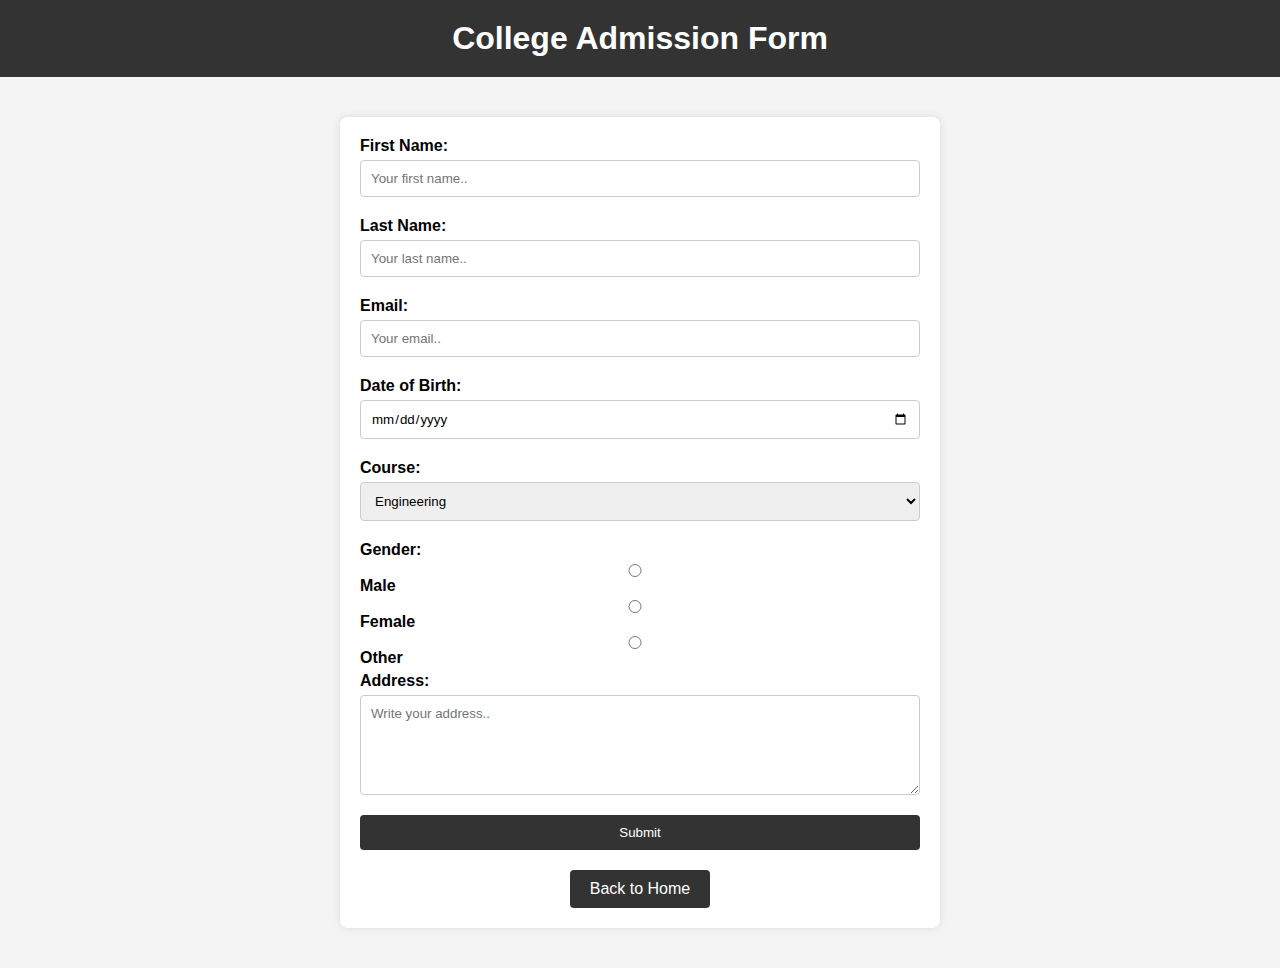
<file: addm/addm.html>
<!DOCTYPE html>
<html lang="en">
<head>
    <meta charset="UTF-8">
    <meta name="viewport" content="width=device-width, initial-scale=1.0">
    <title>College Admission Form</title>
    <link rel="stylesheet" href="addm.css">
</head>
<body>
    <header>
        <h1>College Admission Form</h1>
    </header>

    <main>
        <section id="admission">
            <form>
                <label for="fname">First Name:</label>
                <input type="text" id="fname" name="firstname" placeholder="Your first name..">

                <label for="lname">Last Name:</label>
                <input type="text" id="lname" name="lastname" placeholder="Your last name..">

                <label for="email">Email:</label>
                <input type="email" id="email" name="email" placeholder="Your email..">

                <label for="dob">Date of Birth:</label>
                <input type="date" id="dob" name="dob">

                <label for="course">Course:</label>
                <select id="course" name="course">
                    <option value="engineering">Engineering</option>
                    <option value="arts">Arts</option>
                    <option value="science">Science</option>
                    <option value="commerce">Commerce</option>
                </select>

                <label for="gender">Gender:</label>
                <input type="radio" id="male" name="gender" value="male">
                <label for="male">Male</label>
                <input type="radio" id="female" name="gender" value="female">
                <label for="female">Female</label>
                <input type="radio" id="other" name="gender" value="other">
                <label for="other">Other</label>

                <label for="address">Address:</label>
                <textarea id="address" name="address" placeholder="Write your address.." style="height:100px"></textarea>

                <input type="submit" value="Submit">
            </form>

            <div class="back-to-home">
                <a href="/index.html" class="home-button">Back to Home</a>
            </div>
        </section>
    </main>
</body>
</html>
</file>
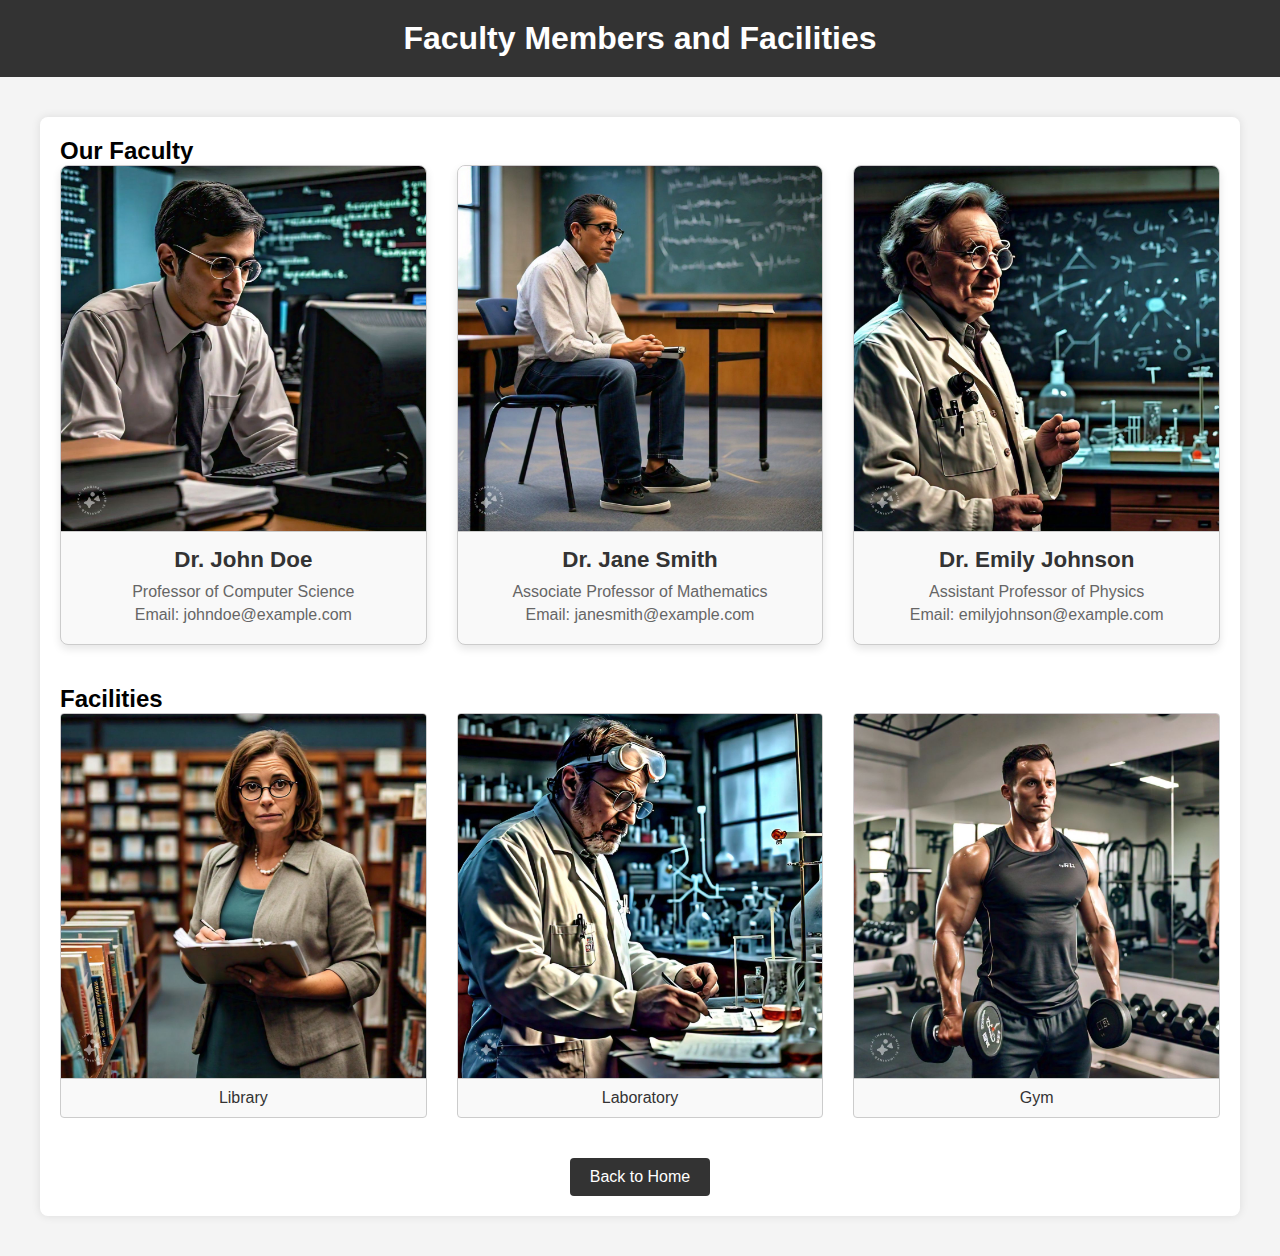
<file: faculty/fac.html>
<!DOCTYPE html>
<html lang="en">
<head>
    <meta charset="UTF-8">
    <meta name="viewport" content="width=device-width, initial-scale=1.0">
    <title>Faculty Members and Facilities</title>
    <link rel="stylesheet" href="fac.css">
</head>
<body>
    <header>
        <h1>Faculty Members and Facilities</h1>
    </header>

    <main>
        <section id="faculty-list">
            <h2>Our Faculty</h2>
            <div class="faculty-cards">
                <div class="faculty-card">
                    <img src="cs.jpg" alt="Dr. John Doe">
                    <div class="faculty-info">
                        <h3>Dr. John Doe</h3>
                        <p>Professor of Computer Science</p>
                        <p>Email: johndoe@example.com</p>
                    </div>
                </div>
                <div class="faculty-card">
                    <img src="max.jpg" alt="Dr. Jane Smith">
                    <div class="faculty-info">
                        <h3>Dr. Jane Smith</h3>
                        <p>Associate Professor of Mathematics</p>
                        <p>Email: janesmith@example.com</p>
                    </div>
                </div>
                <div class="faculty-card">
                    <img src="phy.jpg" alt="Dr. Emily Johnson">
                    <div class="faculty-info">
                        <h3>Dr. Emily Johnson</h3>
                        <p>Assistant Professor of Physics</p>
                        <p>Email: emilyjohnson@example.com</p>
                    </div>
                </div>
                <!-- Add more faculty cards as needed -->
            </div>
        </section>

        <section id="facilities">
            <h2>Facilities</h2>
            <div class="facility-images">
                <div class="facility-item">
                    <img src="Lib.jpg" alt="Library">
                    <p>Library</p>
                </div>
                <div class="facility-item">
                    <img src="Lab.jpg" alt="Laboratory">
                    <p>Laboratory</p>
                </div>
                <div class="facility-item">
                    <img src="Gym.jpg" alt="Gym">
                    <p>Gym</p>
                </div>
                <!-- Add more facility images as needed -->
            </div>
        </section>

        <div class="back-to-home">
            <a href="/index.html" class="home-button">Back to Home</a>
        </div>
    </main>
</body>
</html>
</file>
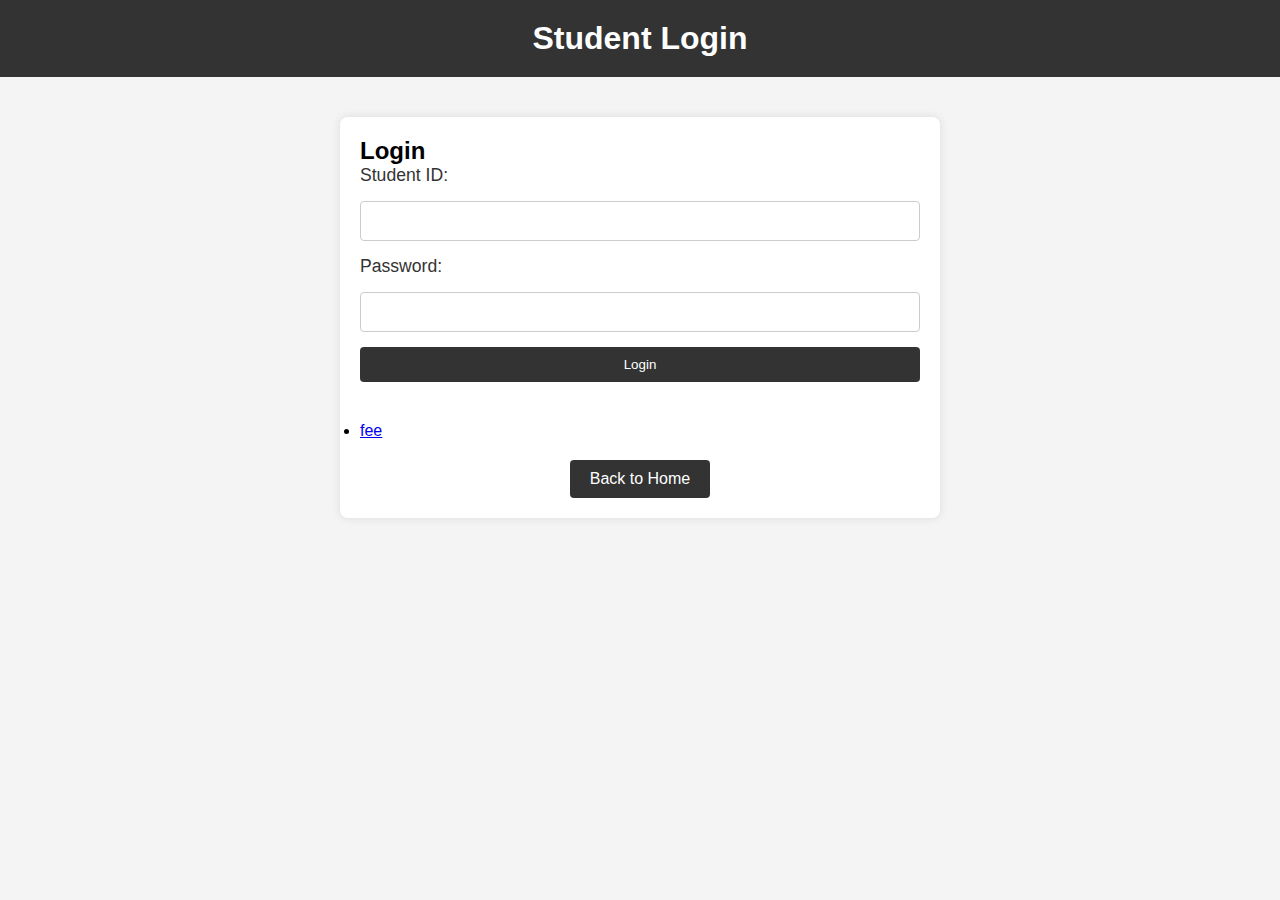
<file: login/login.html>
<!DOCTYPE html>
<html lang="en">
<head>
    <meta charset="UTF-8">
    <meta name="viewport" content="width=device-width, initial-scale=1.0">
    <title>Student Login</title>
    <link rel="stylesheet" href="login.css">
</head>
<body>
    <header>
        <h1>Student Login</h1>
    </header>

    <main id="main-content">
        <section id="login-section">
            <h2>Login</h2>
            <form id="login-form">
                <label for="student-id">Student ID:</label>
                <input type="text" id="student-id" name="student-id" required>
                <label for="password">Password:</label>
                <input type="password" id="password" name="password" required>
                <button type="submit">Login</button>
            </form>
        </section>

        <section id="student-data-section" style="display: none;">
            <h2>Student Data</h2>
            <div id="student-data">
                <!-- Student data will be populated here -->
            </div>
            <button id="logout-button" class="logout-button">Logout</button>
        </section>
        <li><a href="/fee/fee.html">fee</a></li>
        
        

        <div class="back-to-home">
            <a href="/index.html" class="home-button">Back to Home</a>
        </div>
    </main>

    <script src="login.js"></script>
</body>
</html>
</file>
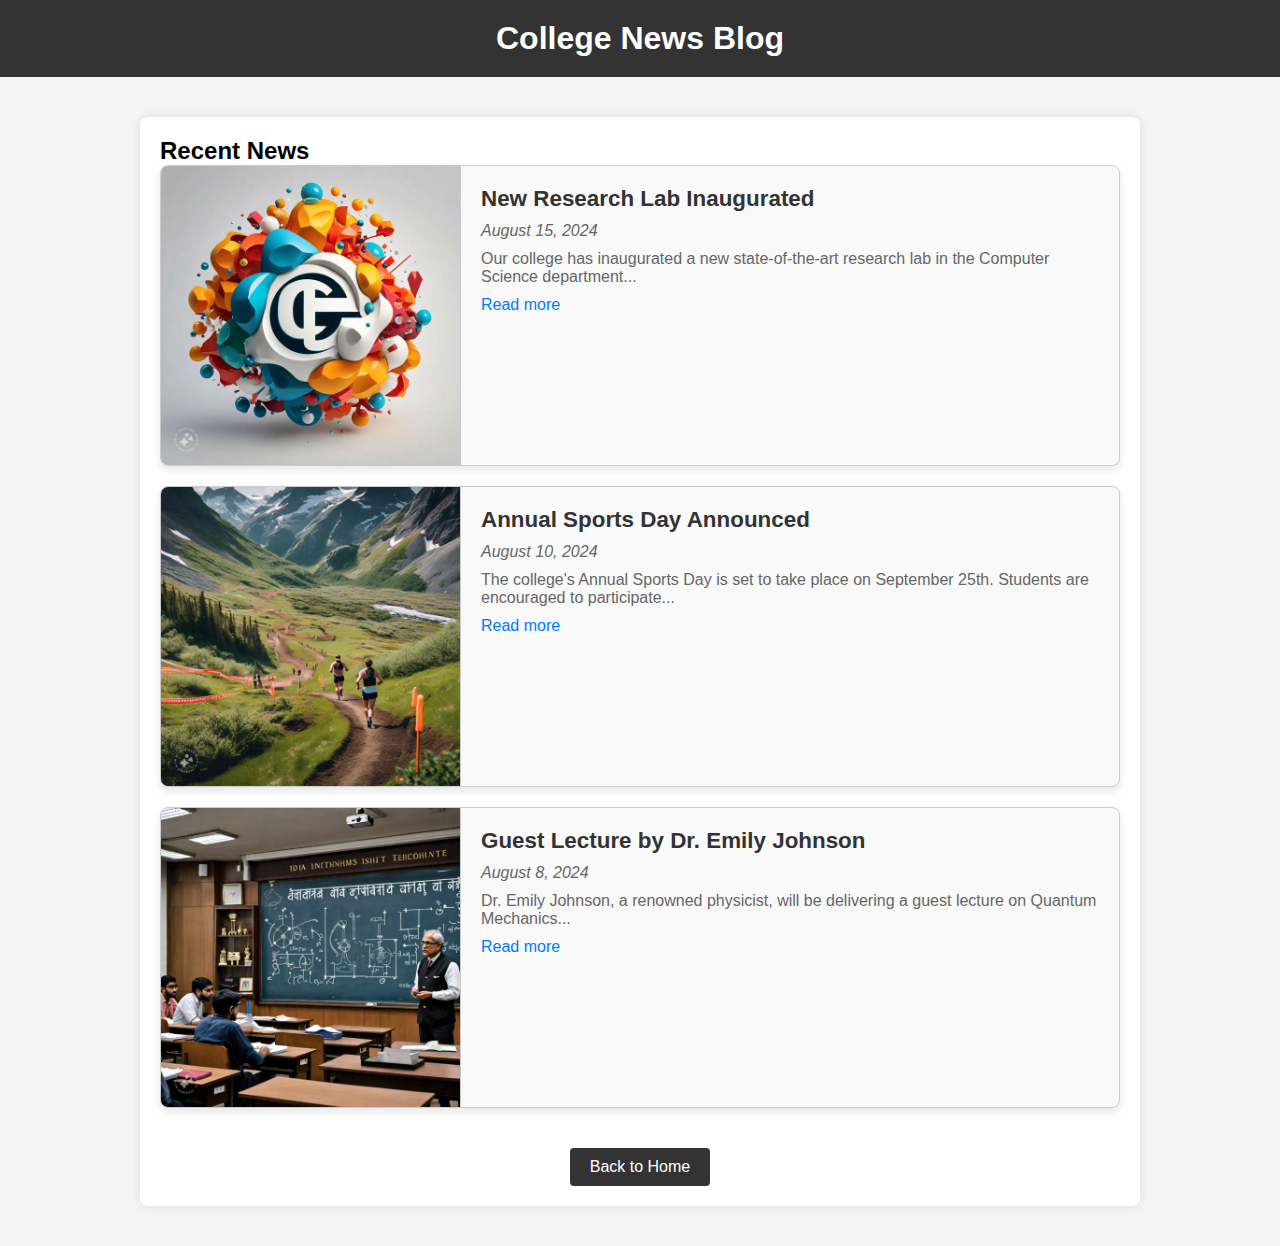
<file: news/news.html>
<!DOCTYPE html>
<html lang="en">
<head>
    <meta charset="UTF-8">
    <meta name="viewport" content="width=device-width, initial-scale=1.0">
    <title>College News Blog</title>
    <link rel="stylesheet" href="news.css">
</head>
<body>
    <header>
        <h1>College News Blog</h1>
    </header>

    <main>
        <section id="recent-news">
            <h2>Recent News</h2>
            <div id="news-articles" class="news-articles">
                <!-- JavaScript will dynamically insert news articles here -->
            </div>
        </section>

        <div class="back-to-home">
            <a href="/index.html" class="home-button">Back to Home</a>
        </div>
    </main>

    <script src="news.js"></script>
</body>
</html>
</file>
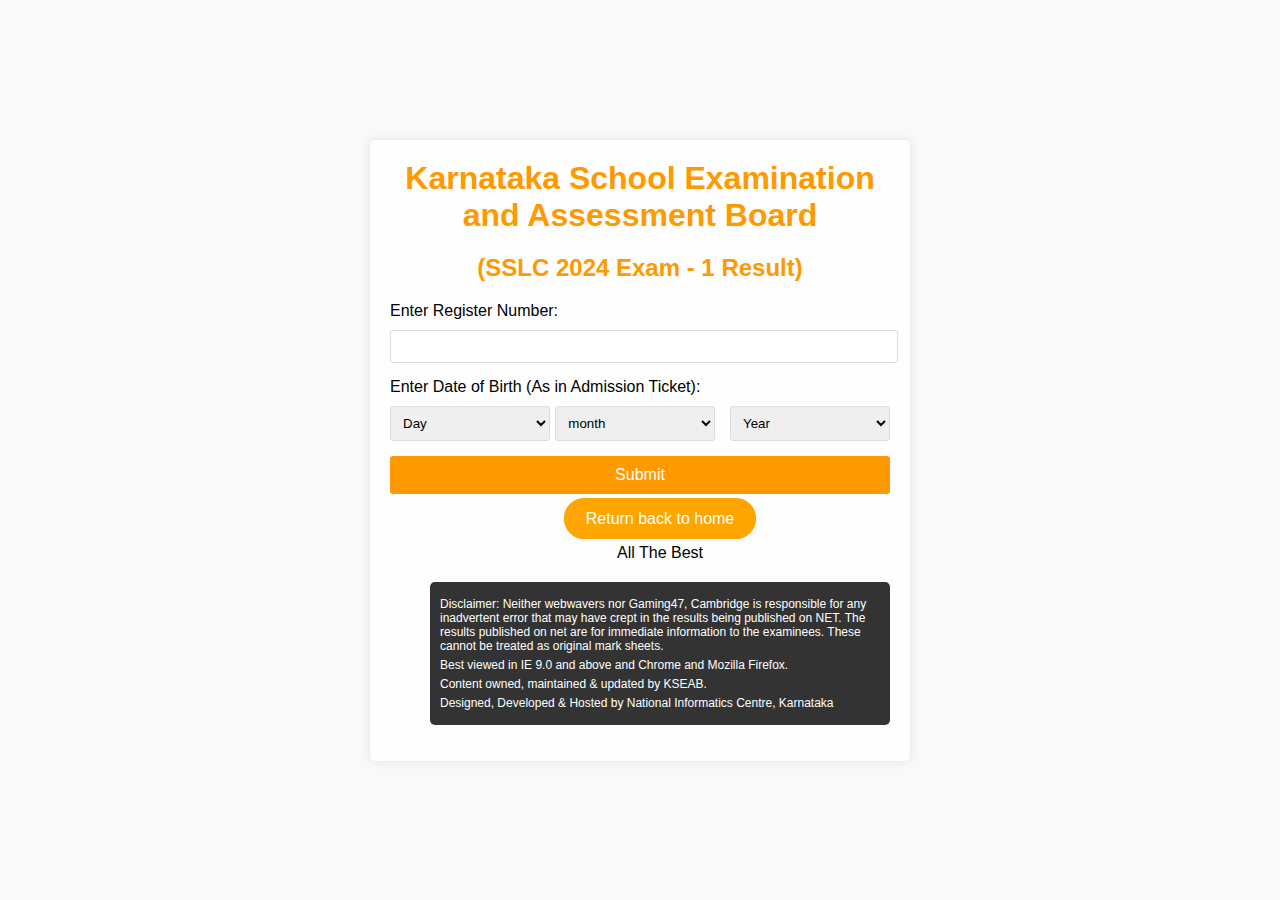
<file: result/res.html>
<!DOCTYPE html>
<html lang="en">
<head>
    <meta charset="UTF-8">
    <meta name="viewport" content="width=device-width, initial-scale=1.0">
    <title>CAMBRIDGE School Examination and Assessment Board</title>
    <link rel="stylesheet" href="res.css">
</head>
<body>
    <div class="container">
        <h1>Karnataka School Examination and Assessment Board</h1>
        <h2>(SSLC 2024 Exam - 1 Result)</h2>

        <form id="resultForm">
            <label for="registerNumber">Enter Register Number:</label>
            <input type="text" id="registerNumber" name="registerNumber" required>

            <label for="dob">Enter Date of Birth (As in Admission Ticket):</label>
            <div class="dob-inputs">
                <select id="dob-day" name="dob-day" required>
                    <option value="">Day</option>
                    <option value="01">1</option>
                    
                    <!-- Options for days -->
                </select>
                <select id="dob-month" name="dob-month" required>
                    <option value="">month</option>
<option value="01">jan</option>

<label for="month">Month:</label>
<select id="month" name="month">
<option value="01"></option>

                    
                    <!-- Options for months -->
                </select>
                <select id="dob-year" name="dob-year" required>
                    <option value="">Year</option>
<option value="2004">2004</option>

                    <!-- Options for years -->
                </select>
            </div>

            <button type="submit">Submit</button>
        </form>
<div class="navbar-links">
            <ul>
                <li><a href="/index.html">Return back to home</a></li>

        <p>All The Best</p>

        <div class="disclaimer">
            <p>Disclaimer: Neither webwavers nor Gaming47, Cambridge is responsible for any inadvertent error that may have crept in the results being published on NET. The results published on net are for immediate information to the examinees. These cannot be treated as original mark sheets.</p>
            <p>Best viewed in IE 9.0 and above and Chrome and Mozilla Firefox.</p>
            <p>Content owned, maintained & updated by KSEAB.</p>
            <p>Designed, Developed & Hosted by National Informatics Centre, Karnataka</p>
        </div>
    </div>
    <script src="res.js"></script>
</body>
</html>
</file>
<file: addm/addm.css>
* {
    margin: 0;
    padding: 0;
    box-sizing: border-box;
    font-family: Arial, sans-serif;
}

body {
    background-color: #f4f4f4;
}

header {
    background: #333;
    color: #fff;
    padding: 20px 0;
    text-align: center;
}

main {
    padding: 20px;
    max-width: 600px;
    margin: 40px auto;
    background-color: #fff;
    border-radius: 8px;
    box-shadow: 0 0 10px rgba(0, 0, 0, 0.1);
}

form {
    display: flex;
    flex-direction: column;
}

label {
    margin-bottom: 5px;
    font-weight: bold;
}

input[type="text"],
input[type="email"],
input[type="date"],
select,
textarea {
    padding: 10px;
    margin-bottom: 20px;
    border: 1px solid #ccc;
    border-radius: 4px;
}

input[type="radio"] {
    margin: 0 10px 0 0;
}

input[type="submit"] {
    background-color: #333;
    color: white;
    padding: 10px;
    border: none;
    border-radius: 4px;
    cursor: pointer;
}

input[type="submit"]:hover {
    background-color: #555;
}

.back-to-home {
    text-align: center;
    margin-top: 20px;
}

.home-button {
    display: inline-block;
    padding: 10px 20px;
    background-color: #333;
    color: #fff;
    text-decoration: none;
    border-radius: 4px;
}

.home-button:hover {
    background-color: #555;
}
</file>
<file: faculty/fac.css>
* {
  margin: 0;
  padding: 0;
  box-sizing: border-box;
  font-family: Arial, sans-serif;
}

body {
  background-color: #f4f4f4;
}

header {
  background: #333;
  color: #fff;
  padding: 20px 0;
  text-align: center;
}

main {
  padding: 20px;
  max-width: 1200px;
  margin: 40px auto;
  background-color: #fff;
  border-radius: 8px;
  box-shadow: 0 0 10px rgba(0, 0, 0, 0.1);
}

#faculty-list {
  margin-bottom: 40px;
}

.faculty-cards {
  display: flex;
  flex-wrap: wrap;
  gap: 20px;
  justify-content: space-between;
}

.faculty-card {
  background-color: #f9f9f9;
  border: 1px solid #ccc;
  border-radius: 8px;
  width: calc(33.333% - 20px);
  box-shadow: 0 4px 8px rgba(0, 0, 0, 0.1);
  overflow: hidden;
  text-align: center;
}

.faculty-card img {
  width: 100%;
  height: auto;
  display: block;
  border-bottom: 1px solid #ccc;
}

.faculty-info {
  padding: 15px;
}

.faculty-info h3 {
  margin-bottom: 10px;
  font-size: 1.4em;
  color: #333;
}

.faculty-info p {
  margin-bottom: 5px;
  color: #666;
}

#facilities {
  margin-bottom: 40px;
}

.facility-images {
  display: flex;
  flex-wrap: wrap;
  gap: 20px;
  justify-content: space-between;
}

.facility-item {
  width: calc(33.333% - 20px);
  background-color: #f9f9f9;
  border: 1px solid #ccc;
  border-radius: 4px;
  text-align: center;
  overflow: hidden;
}

.facility-item img {
  width: 100%;
  height: auto;
  display: block;
  border-bottom: 1px solid #ccc;
}

.facility-item p {
  padding: 10px;
  font-size: 1em;
  color: #333;
}

.back-to-home {
  text-align: center;
  margin-top: 20px;
}

.home-button {
  display: inline-block;
  padding: 10px 20px;
  background-color: #333;
  color: #fff;
  text-decoration: none;
  border-radius: 4px;
}

.home-button:hover {
  background-color: #555;
}

@media screen and (max-width: 768px) {
  .faculty-card, .facility-item {
      width: 100%;
  }
}
</file>
<file: login/login.css>
* {
  margin: 0;
  padding: 0;
  box-sizing: border-box;
  font-family: Arial, sans-serif;
}

body {
  background-color: #f4f4f4;
}

header {
  background: #333;
  color: #fff;
  padding: 20px 0;
  text-align: center;
}

main {
  padding: 20px;
  max-width: 600px;
  margin: 40px auto;
  background-color: #fff;
  border-radius: 8px;
  box-shadow: 0 0 10px rgba(0, 0, 0, 0.1);
}

#login-section, #student-data-section {
  margin-bottom: 40px;
}

#login-form {
  display: flex;
  flex-direction: column;
  gap: 15px;
}

#login-form label {
  font-size: 1.1em;
  color: #333;
}

#login-form input {
  padding: 10px;
  font-size: 1em;
  border: 1px solid #ccc;
  border-radius: 4px;
}

#login-form button {
  padding: 10px;
  background-color: #333;
  color: #fff;
  border: none;
  border-radius: 4px;
  cursor: pointer;
}

#login-form button:hover {
  background-color: #555;
}

#student-data-table {
  width: 100%;
  border-collapse: collapse;
  margin-top: 20px;
}

#student-data-table th, #student-data-table td {
  padding: 10px;
  border: 1px solid #ccc;
  text-align: left;
}

#student-data-table th {
  background-color: #333;
  color: #fff;
}

.logout-button {
  display: inline-block;
  padding: 10px 20px;
  background-color: #d9534f;
  color: #fff;
  border: none;
  border-radius: 4px;
  cursor: pointer;
  margin-top: 20px;
}

.logout-button:hover {
  background-color: #c9302c;
}

.back-to-home {
  text-align: center;
  margin-top: 20px;
}

.home-button {
  display: inline-block;
  padding: 10px 20px;
  background-color: #333;
  color: #fff;
  text-decoration: none;
  border-radius: 4px;
}

.home-button:hover {
  background-color: #555;
}
</file>
<file: news/news.css>
* {
    margin: 0;
    padding: 0;
    box-sizing: border-box;
    font-family: Arial, sans-serif;
}

body {
    background-color: #f4f4f4;
}

header {
    background: #333;
    color: #fff;
    padding: 20px 0;
    text-align: center;
}

main {
    padding: 20px;
    max-width: 1000px;
    margin: 40px auto;
    background-color: #fff;
    border-radius: 8px;
    box-shadow: 0 0 10px rgba(0, 0, 0, 0.1);
}

#recent-news {
    margin-bottom: 40px;
}

.news-articles {
    display: flex;
    flex-direction: column;
    gap: 20px;
}

.news-article {
    background-color: #f9f9f9;
    border: 1px solid #ccc;
    border-radius: 8px;
    display: flex;
    flex-wrap: wrap;
    box-shadow: 0 4px 8px rgba(0, 0, 0, 0.1);
    overflow: hidden;
}

.news-article img {
    width: 100%;
    max-width: 300px;
    object-fit: cover;
    border-right: 1px solid #ccc;
}

.news-article-content {
    padding: 20px;
    flex: 1;
}

.news-article-content h3 {
    margin-bottom: 10px;
    font-size: 1.4em;
    color: #333;
}

.news-article-content p {
    margin-bottom: 10px;
    color: #666;
}

.news-article-content a {
    color: #007BFF;
    text-decoration: none;
}

.news-article-content a:hover {
    text-decoration: underline;
}

.back-to-home {
    text-align: center;
    margin-top: 20px;
}

.home-button {
    display: inline-block;
    padding: 10px 20px;
    background-color: #333;
    color: #fff;
    text-decoration: none;
    border-radius: 4px;
}

.home-button:hover {
    background-color: #555;
}

@media (max-width: 768px) {
    .news-article {
        flex-direction: column;
    }
    
    .news-article img {
        width: 100%;
        max-width: none;
        border-right: none;
        border-bottom: 1px solid #ccc;
    }
}
</file>
<file: result/res.css>
html{
  height: 100%;
  width: 100%;
}
/* General Styles for Body and Container */
body {
    font-family: Arial, sans-serif;
    background-color: #f9f9f9;
    margin: 0;
    padding: 0;
    display: flex;
    justify-content: center;
    align-items: center;
    height: 100vh;
}

.container {
    background-color: #fefefe;
    padding: 20px;
    border-radius: 5px;
    box-shadow: 0 0 10px rgba(0, 0, 0, 0.1);
    text-align: center;
    width: 100%;
    max-width: 500px;
}

/* Header Styles */
h1, h2 {
    color: #ff9900;
    margin: 0 0 20px;
}

/* Form Styles */
label {
    display: block;
    margin-bottom: 10px;
    text-align: left;
}

input, select {
    width: calc(100% - 10px);
    padding: 8px;
    margin-bottom: 15px;
    border: 1px solid #ddd;
    border-radius: 3px;
}

.dob-inputs {
    display: flex;
    justify-content: space-between;
}

.dob-inputs select {
    width: 32%;
}

button {
    width: 100%;
    padding: 10px;
    background-color: #ff9900;
    color: white;
    border: none;
    border-radius: 3px;
    cursor: pointer;
    font-size: 16px;
}

button:hover {
    background-color: #e68a00;
}

/* Result Details Styles */
.result-details {
    margin-top: 20px;
    text-align: left;
}

.result-details p {
    margin: 5px 0;
    font-size: 16px;
}

.result-details table {
    width: 100%;
    border-collapse: collapse;
    margin-top: 10px;
}

.result-details th, .result-details td {
    border: 1px solid #ddd;
    padding: 8px;
    text-align: left;
}

.result-details th {
    background-color: #007BFF;
    color: white;
}

.result-details td {
    background-color: #f2f2f2;
}

.summary {
    margin-top: 20px;
    background-color: #28a745;
    color: white;
    padding: 10px;
    border-radius: 5px;
}

.summary p {
    margin: 5px 0;
    font-size: 18px;
}

/* Back Button Styles */
.result-details button {
    margin-top: 20px;
    background-color: #007BFF;
}

.result-details button:hover {
    background-color: #0056b3;
}

/* Disclaimer Styles */

.disclaimer {
    margin-top: 20px;
    background-color: #333;
    color: white;
    padding: 10px;
    border-radius: 5px;
    font-size: 12px;
    text-align: left;
}

.disclaimer p {
    margin: 5px 0;
}

/* Link Styles in Disclaimer */
.disclaimer a {
    color: #ff9900;
    text-decoration: underline;
}



/* Link Styles in Disclaimer */
.disclaimer a {
    color: #ff9900;
    text-decoration: underline;
}

.disclaimer a:hover {
    color: #e68a00;
}
.navbar-links ul li a {
    text-decoration: none;
    background-color: orange;
    border: 2px solid orange;
    border-radius: 22px;
    padding: 10px 20px; 
    list-style-type: none;
    margin-top: 20px;
    
    
    color: white;
    
    }
ul {
    list-style-type: none; /* Removes the bullets */

}
</file>
